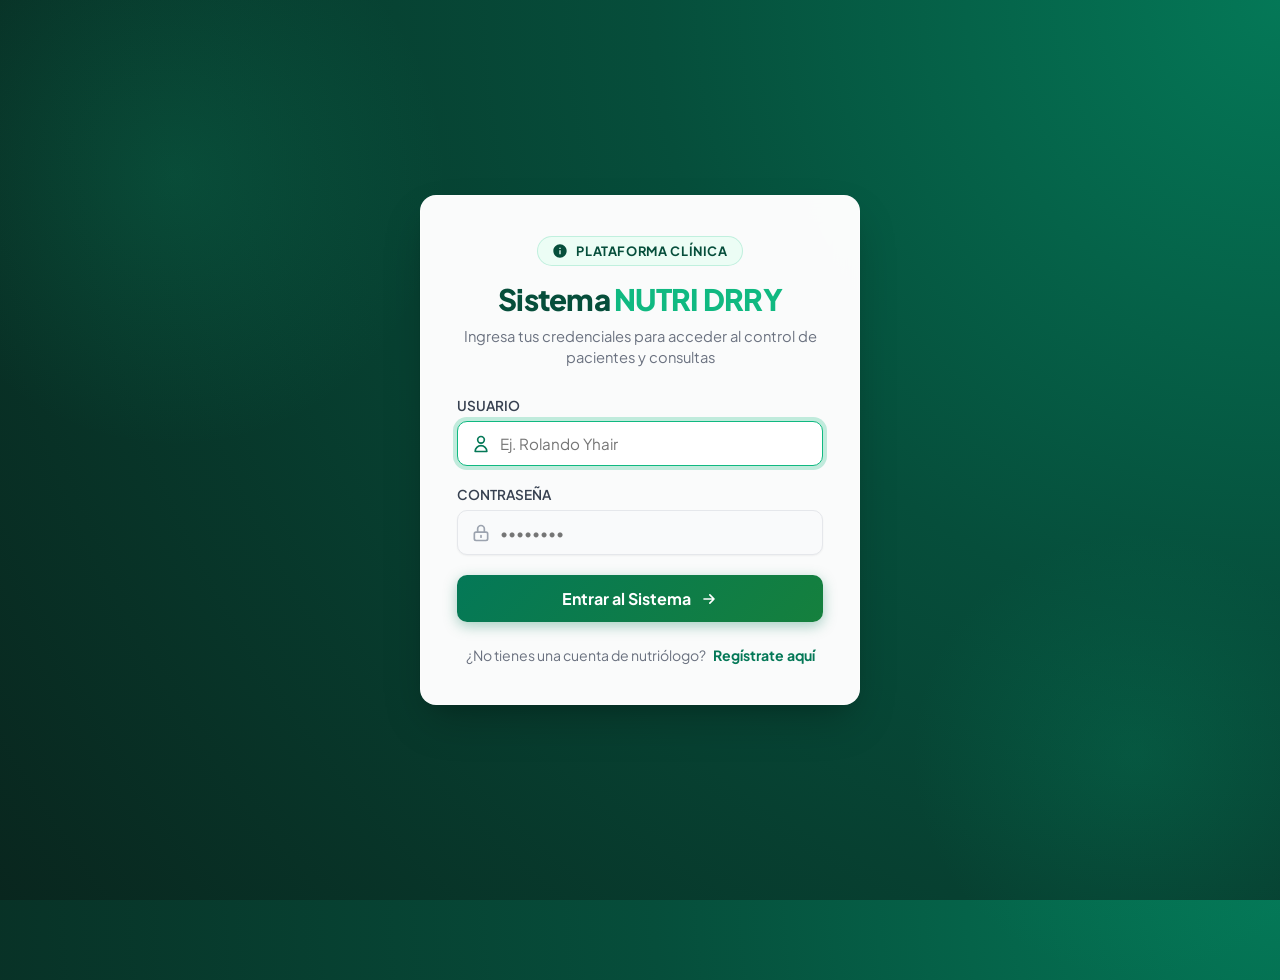
<file: index.html>
<!DOCTYPE html>
<html lang="es">
<head>
  <meta charset="UTF-8">
  <meta name="viewport" content="width=device-width, initial-scale=1.0">
  <title>Sistema NUTRI DRRY - Inicio de Sesión</title>
  <meta name="description" content="Acceso al panel clínico y control nutricional de Sistema NUTRI DRRY">
  <link rel="stylesheet" href="css/auth.css">
</head>
<body>
  <div class="auth-container">
    <div class="auth-header">
      <div class="auth-badge">
        <svg viewBox="0 0 24 24">
          <path d="M12 2C6.48 2 2 6.48 2 12s4.48 10 10 10 10-4.48 10-10S17.52 2 12 2zm1 15h-2v-6h2v6zm0-8h-2V7h2v2z"/>
        </svg>
        Plataforma Clínica
      </div>
      <h1 class="auth-title">Sistema <span>NUTRI DRRY</span></h1>
      <p class="auth-subtitle">Ingresa tus credenciales para acceder al control de pacientes y consultas</p>
    </div>

    <!-- Alertas de estado -->
    <div id="alertBox" class="alert-box"></div>

    <form id="loginForm" autocomplete="off">
      <div class="form-group">
        <label for="username" class="form-label">USUARIO</label>
        <div class="input-wrapper">
          <svg class="input-icon" fill="none" stroke="currentColor" viewBox="0 0 24 24" stroke-width="2">
            <path stroke-linecap="round" stroke-linejoin="round" d="M16 7a4 4 0 11-8 0 4 4 0 018 0zM12 14a7 7 0 00-7 7h14a7 7 0 00-7-7z" />
          </svg>
          <input 
            type="text" 
            id="username" 
            class="form-input" 
            placeholder="Ej. Rolando Yhair" 
            required
            autofocus
          >
        </div>
      </div>

      <div class="form-group">
        <label for="password" class="form-label">CONTRASEÑA</label>
        <div class="input-wrapper">
          <svg class="input-icon" fill="none" stroke="currentColor" viewBox="0 0 24 24" stroke-width="2">
            <path stroke-linecap="round" stroke-linejoin="round" d="M12 15v2m-6 4h12a2 2 0 002-2v-6a2 2 0 00-2-2H6a2 2 0 00-2 2v6a2 2 0 002 2zm10-10V7a4 4 0 00-8 0v4h8z" />
          </svg>
          <input 
            type="password" 
            id="password" 
            class="form-input" 
            placeholder="••••••••" 
            required
          >
        </div>
      </div>

      <button type="submit" id="btnLogin" class="btn-submit">
        <span>Entrar al Sistema</span>
        <svg width="20" height="20" fill="none" stroke="currentColor" viewBox="0 0 24 24" stroke-width="2">
          <path stroke-linecap="round" stroke-linejoin="round" d="M13 7l5 5m0 0l-5 5m5-5H6" />
        </svg>
      </button>
    </form>

    <div class="auth-footer">
      ¿No tienes una cuenta de nutriólogo? 
      <a href="registro.html" class="auth-link">Regístrate aquí</a>
    </div>
  </div>

  <script src="js/auth.js"></script>
</body>
</html>
</file>
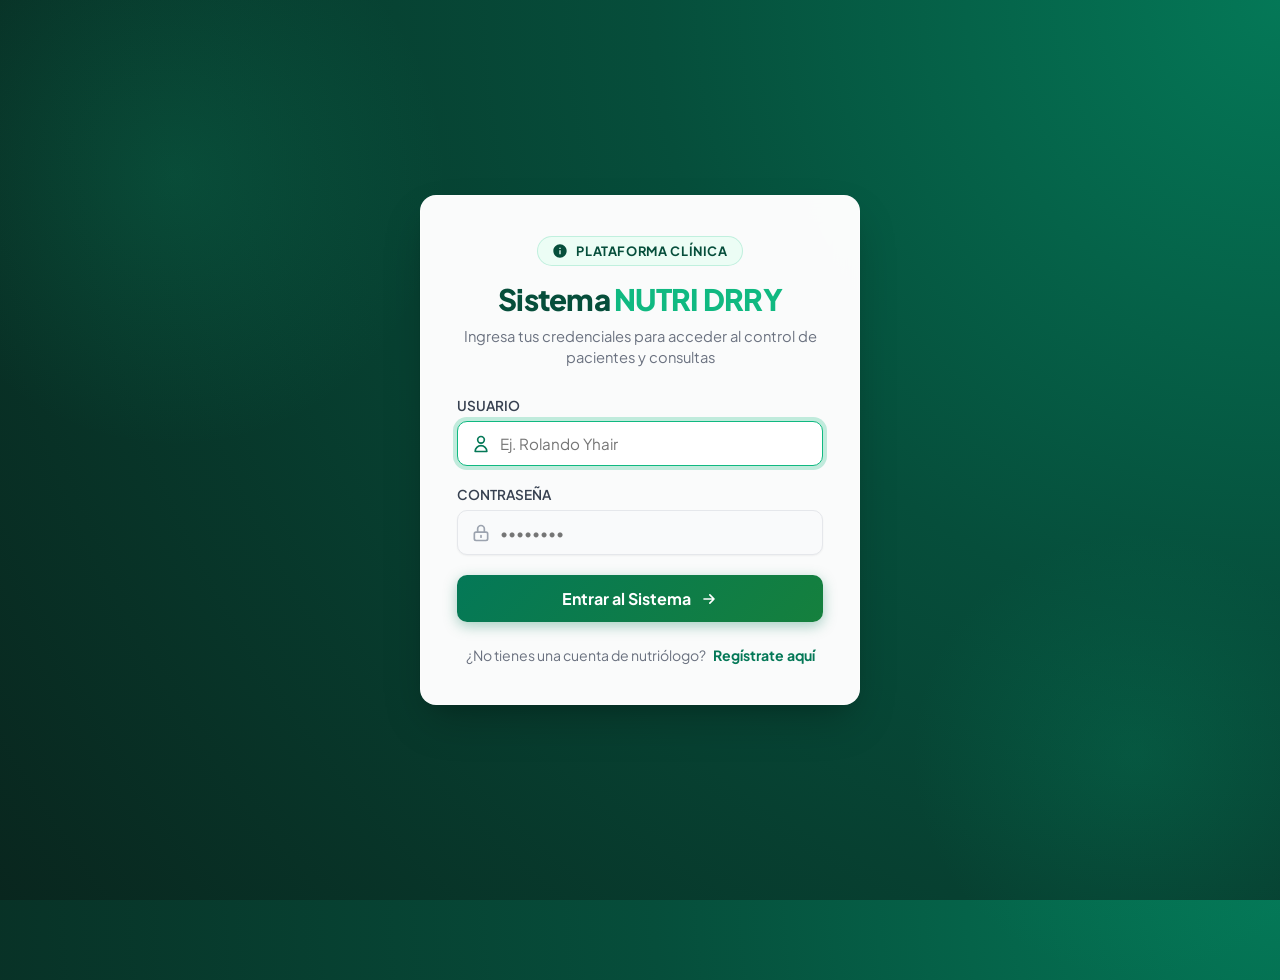
<file: panel.html>
<!DOCTYPE html>
<html lang="es">

<head>
  <meta charset="UTF-8">
  <meta name="viewport" content="width=device-width, initial-scale=1.0">
  <title>Sistema NUTRI DRRY - Panel Clínico</title>
  <meta name="description"
    content="Panel de administración clínica, cálculo de IMC dinámico, gestión de pacientes y consultas nutricionales">
  <link rel="stylesheet" href="css/panel.css">
  <script>
    // Bloqueo inmediato al intentar acceder al panel sin login
    (function () {
      var session = localStorage.getItem('nutrix_current_user') || sessionStorage.getItem('nutrix_current_user');
      if (!session) {
        window.location.replace('index.html');
      }
    })();
  </script>
</head>

<body>

  <!-- Barra Superior de Navegación -->
  <header class="navbar">
    <div class="brand-section">
      <h1 class="brand-name">Sistema <span>NUTRI DRRY</span></h1>
    </div>

    <div class="user-nav-controls">
      <!-- Indicador personalizado de la sesión -->
      <div class="session-badge">
        <span>Sesión:</span>
        <span id="sessionUserName" class="session-user-name">CARGANDO...</span>
      </div>

      <!-- Botón utilitario para reiniciar o borrar datos -->
      <button type="button" id="btnClearAll" class="btn-danger-nav" title="Restablecer datos">
        <svg width="15" height="15" fill="currentColor" viewBox="0 0 20 20">
          <path fill-rule="evenodd"
            d="M9 2a1 1 0 00-.894.553L7.382 4H4a1 1 0 000 2v10a2 2 0 002 2h8a2 2 0 002-2V6a1 1 0 100-2h-3.382l-.724-1.447A1 1 0 0011 2H9zM7 8a1 1 0 012 0v6a1 1 0 11-2 0V8zm5-1a1 1 0 00-1 1v6a1 1 0 102 0V8a1 1 0 00-1-1z"
            clip-rule="evenodd" />
        </svg>
        Borrar todos los datos
      </button>

      <!-- Botón de Cerrar Sesión -->
      <button type="button" id="btnLogout" class="btn-logout" title="Cerrar sesión y salir">
        <svg width="15" height="15" fill="none" stroke="currentColor" viewBox="0 0 24 24" stroke-width="2">
          <path stroke-linecap="round" stroke-linejoin="round"
            d="M17 16l4-4m0 0l-4-4m4 4H7m6 4v1a3 3 0 01-3 3H6a3 3 0 01-3-3V7a3 3 0 013-3h4a3 3 0 013 3v1" />
        </svg>
        Cerrar sesión
      </button>
    </div>
  </header>

  <!-- Contenedor Principal del Panel -->
  <main class="main-wrapper">
    <div class="dashboard-grid">

      <!-- COLUMNA IZQUIERDA: REGISTRAR PACIENTE -->
      <section class="clinic-card">
        <div class="card-header-clean">
          <h2 class="card-title-serif">Registrar Paciente</h2>
        </div>
        <div class="card-body">
          <form id="formRegisterPatient" autocomplete="off">
            <div class="field-group">
              <label for="patientName" class="field-label">NOMBRE COMPLETO</label>
              <input type="text" id="patientName" class="field-input" placeholder="Ej. Rolando Yhair" required>
            </div>

            <div class="form-row-2">
              <div class="field-group">
                <label for="patientAge" class="field-label">EDAD</label>
                <input type="number" id="patientAge" class="field-input" placeholder="52" min="1" max="120" required>
              </div>

              <div class="field-group">
                <label for="patientGender" class="field-label">SEXO</label>
                <select id="patientGender" class="field-select" required>
                  <option value="Masculino">Masculino</option>
                  <option value="Femenino">Femenino</option>
                  <option value="Otro">Otro</option>
                </select>
              </div>
            </div>

            <div class="form-row-2">
              <div class="field-group">
                <label for="patientWeight" class="field-label">PESO (KG)</label>
                <input type="number" id="patientWeight" class="field-input" placeholder="70" step="0.1" min="5"
                  max="300" required>
              </div>

              <div class="field-group">
                <label for="patientHeight" class="field-label">ALTURA (M)</label>
                <input type="number" id="patientHeight" class="field-input" placeholder="1.65" step="0.01" min="0.5"
                  max="2.50" required>
              </div>
            </div>

            <!-- Recuadro donde aparece el cálculo dinámico del IMC y su estado -->
            <div class="imc-result-box" id="imcResultContainer">
              <div>
                <span class="imc-display-label">IMC calculado:</span>
                <span id="calculatedIMCNumber" class="imc-display-number">--</span>
              </div>
              <span id="calculatedIMCBadge" class="imc-badge-status sin-calcular">SIN CALCULAR</span>
            </div>

            <button type="submit" id="btnSavePatient" class="btn-action-primary">
              <svg width="18" height="18" fill="none" stroke="currentColor" viewBox="0 0 24 24" stroke-width="2">
                <path stroke-linecap="round" stroke-linejoin="round" d="M12 4.5v15m7.5-7.5h-15" />
              </svg>
              Guardar Paciente
            </button>
          </form>
        </div>
      </section>

      <!-- COLUMNA DERECHA: NUEVA CONSULTA E HISTORIAL -->
      <div class="right-column-stack">

        <!-- VENTANA : INFORMACIÓN PACIENTE / NUEVA CONSULTA -->
        <section class="clinic-card">
          <div class="card-header-clean">
            <h2 class="card-title-serif">Nueva Consulta</h2>
          </div>
          <div class="card-body">
            <form id="formNewConsultation" autocomplete="off">
              <div class="field-group">
                <label for="consultationPatientSelect" class="field-label">PACIENTE</label>
                <select id="consultationPatientSelect" class="field-select" required>
                  <option value="">-- Selecciona un paciente --</option>
                </select>
              </div>

              <!-- Resumen clínico -->
              <div id="selectedPatientSummary" class="patient-info-pills">
                <span style="font-size:0.85rem; color:#94a3b8; font-style:italic;">
                  Selecciona un paciente para ver sus datos clínicos
                </span>
              </div>

              <div class="form-row-2">
                <div class="field-group">
                  <label for="consultationDate" class="field-label">FECHA</label>
                  <input type="date" id="consultationDate" class="field-input" required>
                </div>

                <div class="field-group">
                  <label for="consultationTime" class="field-label">HORA</label>
                  <input type="time" id="consultationTime" class="field-input" required>
                </div>
              </div>

              <div class="field-group">
                <label for="consultationEvolution" class="field-label">EVOLUCIÓN DEL PACIENTE</label>
                <textarea id="consultationEvolution" class="field-textarea"
                  placeholder="Describe los cambios observados desde la última consulta..."></textarea>
              </div>

              <div class="field-group">
                <label for="consultationPlan" class="field-label">PLAN DE ALIMENTACIÓN</label>
                <textarea id="consultationPlan" class="field-textarea"
                  placeholder="Describe el plan nutricional para este período..."></textarea>
              </div>

              <button type="submit" id="btnSaveConsultation" class="btn-action-primary">
                <svg width="18" height="18" fill="none" stroke="currentColor" viewBox="0 0 24 24" stroke-width="2">
                  <path stroke-linecap="round" stroke-linejoin="round"
                    d="M9 12.75L11.25 15 15 9.75M21 12a9 9 0 11-18 0 9 9 0 0118 0z" />
                </svg>
                Guardar Consulta
              </button>
            </form>
          </div>
        </section>

        <!-- VENTANA : HISTORIAL DE CONSULTAS -->
        <section class="clinic-card">
          <div class="card-header-clean" style="display:flex; justify-content:space-between; align-items:center;">
            <h2 class="card-title-serif">Historial de Consultas</h2>
            <span id="historyCount" class="history-count">Total: 0 registro(s)</span>
          </div>
          <div class="card-body">
            <div class="history-controls">
              <label for="historyFilterSelect" style="font-size:0.85rem; font-weight:600; color:#64748b;">
                Filtrar por paciente:
              </label>
              <select id="historyFilterSelect" class="history-filter-select">
                <option value="all">Todos los pacientes</option>
              </select>
            </div>

            <!-- Lista interactiva de consultas -->
            <div id="consultationHistoryList" class="history-list">
            </div>
          </div>
        </section>

      </div>

    </div>
  </main>
  <div id="toastContainer" class="toast-container"></div>

  <script src="js/panel.js"></script>
</body>

</html>
</file>
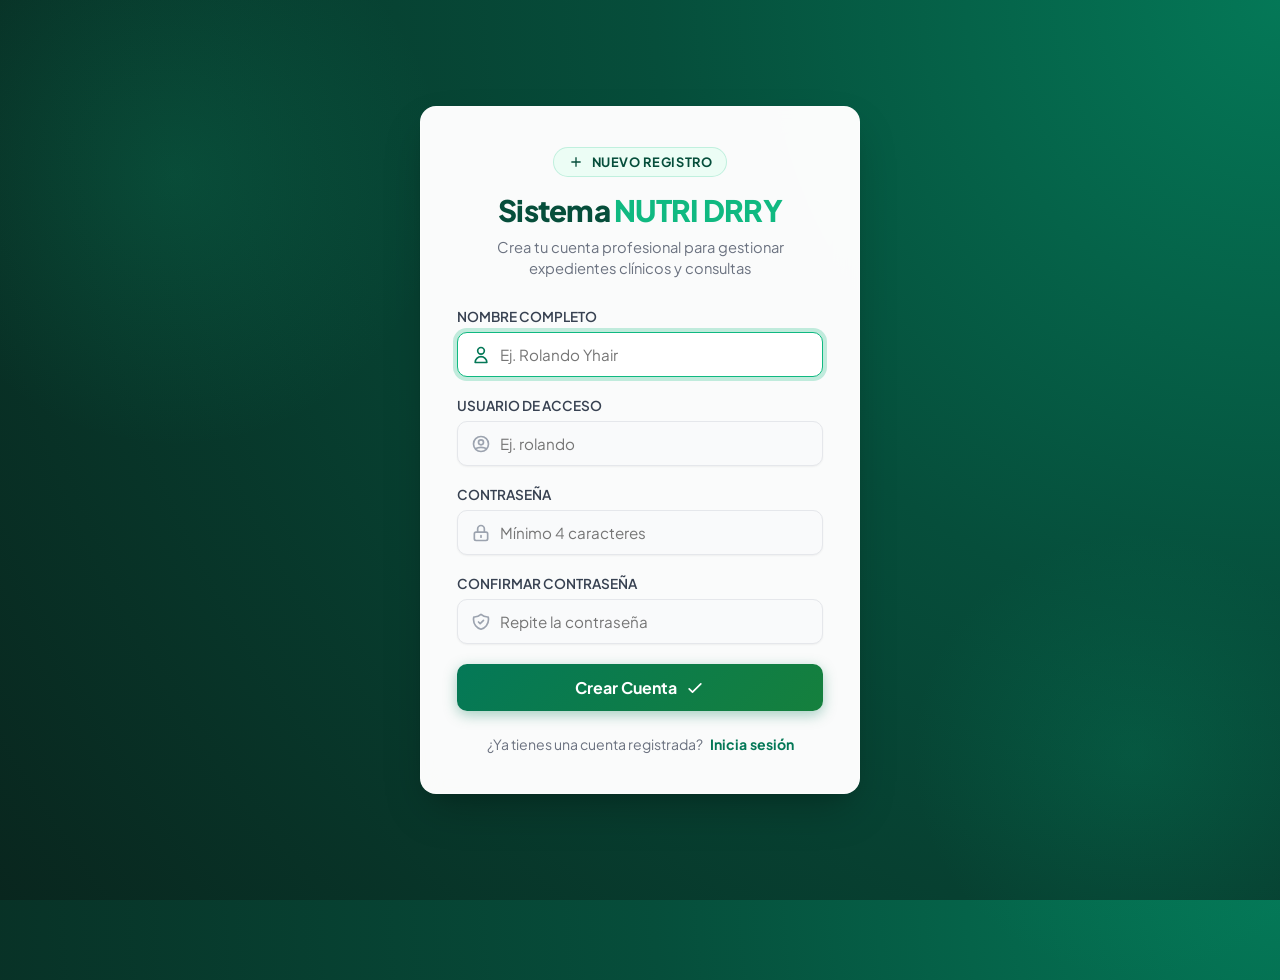
<file: registro.html>
<!DOCTYPE html>
<html lang="es">
<head>
  <meta charset="UTF-8">
  <meta name="viewport" content="width=device-width, initial-scale=1.0">
  <title>Sistema NUTRI DRRY - Registro de Nutriólogo</title>
  <meta name="description" content="Registro de nueva cuenta profesional en Sistema NUTRI DRRY">
  <link rel="stylesheet" href="css/auth.css">
</head>
<body>
  <div class="auth-container">
    <div class="auth-header">
      <div class="auth-badge">
        <svg viewBox="0 0 24 24">
          <path d="M19 13h-6v6h-2v-6H5v-2h6V5h2v6h6v2z"/>
        </svg>
        Nuevo Registro
      </div>
      <h1 class="auth-title">Sistema <span>NUTRI DRRY</span></h1>
      <p class="auth-subtitle">Crea tu cuenta profesional para gestionar expedientes clínicos y consultas</p>
    </div>

    <!-- Alertas de estado -->
    <div id="alertBox" class="alert-box"></div>

    <form id="registerForm" autocomplete="off">
      <div class="form-group">
        <label for="fullName" class="form-label">NOMBRE COMPLETO</label>
        <div class="input-wrapper">
          <svg class="input-icon" fill="none" stroke="currentColor" viewBox="0 0 24 24" stroke-width="2">
            <path stroke-linecap="round" stroke-linejoin="round" d="M16 7a4 4 0 11-8 0 4 4 0 018 0zM12 14a7 7 0 00-7 7h14a7 7 0 00-7-7z" />
          </svg>
          <input 
            type="text" 
            id="fullName" 
            class="form-input" 
            placeholder="Ej. Rolando Yhair" 
            required
            autofocus
          >
        </div>
      </div>

      <div class="form-group">
        <label for="username" class="form-label">USUARIO DE ACCESO</label>
        <div class="input-wrapper">
          <svg class="input-icon" fill="none" stroke="currentColor" viewBox="0 0 24 24" stroke-width="2">
            <path stroke-linecap="round" stroke-linejoin="round" d="M5.121 17.804A13.937 13.937 0 0112 16c2.5 0 4.847.655 6.879 1.804M15 10a3 3 0 11-6 0 3 3 0 016 0zm6 2a9 9 0 11-18 0 9 9 0 0118 0z" />
          </svg>
          <input 
            type="text" 
            id="username" 
            class="form-input" 
            placeholder="Ej. rolando" 
            required
          >
        </div>
      </div>

      <div class="form-group">
        <label for="password" class="form-label">CONTRASEÑA</label>
        <div class="input-wrapper">
          <svg class="input-icon" fill="none" stroke="currentColor" viewBox="0 0 24 24" stroke-width="2">
            <path stroke-linecap="round" stroke-linejoin="round" d="M12 15v2m-6 4h12a2 2 0 002-2v-6a2 2 0 00-2-2H6a2 2 0 00-2 2v6a2 2 0 002 2zm10-10V7a4 4 0 00-8 0v4h8z" />
          </svg>
          <input 
            type="password" 
            id="password" 
            class="form-input" 
            placeholder="Mínimo 4 caracteres" 
            required
          >
        </div>
      </div>

      <div class="form-group">
        <label for="confirmPassword" class="form-label">CONFIRMAR CONTRASEÑA</label>
        <div class="input-wrapper">
          <svg class="input-icon" fill="none" stroke="currentColor" viewBox="0 0 24 24" stroke-width="2">
            <path stroke-linecap="round" stroke-linejoin="round" d="M9 12l2 2 4-4m5.618-4.016A11.955 11.955 0 0112 2.944a11.955 11.955 0 01-8.618 3.04A12.02 12.02 0 003 9c0 5.591 3.824 10.29 9 11.622 5.176-1.332 9-6.03 9-11.622 0-1.042-.133-2.052-.382-3.016z" />
          </svg>
          <input 
            type="password" 
            id="confirmPassword" 
            class="form-input" 
            placeholder="Repite la contraseña" 
            required
          >
        </div>
      </div>

      <button type="submit" id="btnRegister" class="btn-submit">
        <span>Crear Cuenta</span>
        <svg width="20" height="20" fill="none" stroke="currentColor" viewBox="0 0 24 24" stroke-width="2">
          <path stroke-linecap="round" stroke-linejoin="round" d="M5 13l4 4L19 7" />
        </svg>
      </button>
    </form>

    <div class="auth-footer">
      ¿Ya tienes una cuenta registrada? 
      <a href="index.html" class="auth-link">Inicia sesión</a>
    </div>
  </div>

  <script src="js/auth.js"></script>
</body>
</html>
</file>
<file: css/auth.css>
@import url('https://fonts.googleapis.com/css2?family=Plus+Jakarta+Sans:wght@300;400;500;600;700;800&display=swap');


:root {
  --primary-dark: #064e3b;
  --primary: #047857;
  --primary-light: #10b981;
  --primary-bg: #ecfdf5;
  --accent: #15803d;
  --accent-hover: #166534;
  --text-main: #1f2937;
  --text-muted: #6b7280;
  --bg-gradient-start: #064e3b;
  --bg-gradient-end: #0f172a;
  --card-bg: rgba(255, 255, 255, 0.98);
  --border-color: #e5e7eb;
  --focus-ring: rgba(16, 185, 129, 0.25);
  --danger: #dc2626;
  --radius-lg: 16px;
  --radius-md: 10px;
  --shadow-card: 0 20px 45px -10px rgba(0, 0, 0, 0.25), 0 10px 20px -10px rgba(0, 0, 0, 0.15);
  --shadow-input: 0 1px 2px 0 rgba(0, 0, 0, 0.05);
}


* {
  box-sizing: border-box;
  margin: 0;
  padding: 0;
  font-family: 'Plus Jakarta Sans', system-ui, -apple-system, sans-serif;
}


body {
  min-height: 100vh;
  display: flex;
  align-items: center;
  justify-content: center;
  background: radial-gradient(circle at top right, #047857 0%, #064e3b 40%, #09261e 100%);
  padding: 20px;
  color: var(--text-main);
  position: relative;
  overflow-x: hidden;
}

/* Fondo decorativo */
body::before {
  content: "";
  position: absolute;
  width: 550px;
  height: 550px;
  background: radial-gradient(circle, rgba(16, 185, 129, 0.15) 0%, rgba(255, 255, 255, 0) 70%);
  top: -100px;
  left: -100px;
  border-radius: 50%;
  pointer-events: none;
}

body::after {
  content: "";
  position: absolute;
  width: 450px;
  height: 450px;
  background: radial-gradient(circle, rgba(5, 150, 105, 0.2) 0%, rgba(255, 255, 255, 0) 70%);
  bottom: -80px;
  right: -80px;
  border-radius: 50%;
  pointer-events: none;
}

/* Tarjeta principal */
.auth-container {
  width: 100%;
  max-width: 440px;
  background: var(--card-bg);
  backdrop-filter: blur(12px);
  border-radius: var(--radius-lg);
  box-shadow: var(--shadow-card);
  border: 1px solid rgba(255, 255, 255, 0.3);
  padding: 40px 36px;
  position: relative;
  z-index: 10;
  animation: fadeInDown 0.6s cubic-bezier(0.16, 1, 0.3, 1);
}

@keyframes fadeInDown {
  from {
    opacity: 0;
    transform: translateY(-20px) scale(0.98);
  }

  to {
    opacity: 1;
    transform: translateY(0) scale(1);
  }
}

/* Cabecera del formulario */
.auth-header {
  text-align: center;
  margin-bottom: 30px;
}

.auth-badge {
  display: inline-flex;
  align-items: center;
  gap: 8px;
  background: var(--primary-bg);
  color: var(--primary-dark);
  padding: 6px 14px;
  border-radius: 9999px;
  font-size: 0.8rem;
  font-weight: 700;
  text-transform: uppercase;
  letter-spacing: 0.05em;
  margin-bottom: 14px;
  border: 1px solid rgba(16, 185, 129, 0.2);
}

.auth-badge svg {
  width: 16px;
  height: 16px;
  fill: currentColor;
}

.auth-title {
  font-size: 1.85rem;
  font-weight: 800;
  color: var(--primary-dark);
  letter-spacing: -0.025em;
  margin-bottom: 8px;
}

.auth-title span {
  color: var(--primary-light);
}

.auth-subtitle {
  font-size: 0.92rem;
  color: var(--text-muted);
  line-height: 1.4;
}

/* Campos de formulario */
.form-group {
  margin-bottom: 20px;
}

.form-label {
  display: block;
  font-size: 0.85rem;
  font-weight: 600;
  color: #374151;
  margin-bottom: 7px;
}

.input-wrapper {
  position: relative;
  display: flex;
  align-items: center;
}

.input-icon {
  position: absolute;
  left: 14px;
  width: 20px;
  height: 20px;
  color: #9ca3af;
  pointer-events: none;
  transition: color 0.2s;
}

.form-input {
  width: 100%;
  padding: 12px 14px 12px 42px;
  font-size: 0.95rem;
  color: var(--text-main);
  background-color: #f9fafb;
  border: 1.5px solid var(--border-color);
  border-radius: var(--radius-md);
  outline: none;
  box-shadow: var(--shadow-input);
  transition: all 0.25s ease;
}

.form-input:focus {
  background-color: #ffffff;
  border-color: var(--primary-light);
  box-shadow: 0 0 0 4px var(--focus-ring);
}

.form-input:focus+.input-icon,
.input-wrapper:focus-within .input-icon {
  color: var(--primary);
}

/* Mensajes de alerta */
.alert-box {
  padding: 12px 16px;
  border-radius: var(--radius-md);
  font-size: 0.875rem;
  font-weight: 500;
  margin-bottom: 20px;
  display: none;
  animation: fadeIn 0.3s ease;
}

.alert-box.error {
  display: block;
  background-color: #fef2f2;
  border: 1px solid #fecaca;
  color: #b91c1c;
}

.alert-box.success {
  display: block;
  background-color: #f0fdf4;
  border: 1px solid #bbf7d0;
  color: #15803d;
}

@keyframes fadeIn {
  from {
    opacity: 0;
    transform: translateY(-6px);
  }

  to {
    opacity: 1;
    transform: translateY(0);
  }
}

/* Botón principal */
.btn-submit {
  width: 100%;
  padding: 13px 20px;
  font-size: 1rem;
  font-weight: 700;
  color: #ffffff;
  background: linear-gradient(135deg, var(--primary) 0%, var(--accent) 100%);
  border: none;
  border-radius: var(--radius-md);
  cursor: pointer;
  box-shadow: 0 4px 14px rgba(4, 120, 87, 0.35);
  transition: all 0.2s ease;
  display: flex;
  align-items: center;
  justify-content: center;
  gap: 8px;
}

.btn-submit:hover {
  background: linear-gradient(135deg, var(--primary-dark) 0%, var(--accent-hover) 100%);
  transform: translateY(-1px);
  box-shadow: 0 6px 18px rgba(4, 120, 87, 0.45);
}

.btn-submit:active {
  transform: translateY(1px);
}

/* Enlaces y pie */
.auth-footer {
  margin-top: 24px;
  text-align: center;
  font-size: 0.88rem;
  color: var(--text-muted);
}

.auth-link {
  color: var(--primary);
  font-weight: 700;
  text-decoration: none;
  margin-left: 5px;
  transition: color 0.2s;
}

.auth-link:hover {
  color: var(--primary-dark);
  text-decoration: underline;
}

.demo-credentials {
  margin-top: 20px;
  padding: 12px;
  background-color: #f8fafc;
  border: 1px dashed #cbd5e1;
  border-radius: var(--radius-md);
  font-size: 0.82rem;
  color: #475569;
  text-align: center;
}

.demo-credentials strong {
  color: var(--primary-dark);
}
</file>
<file: css/panel.css>
@import url('https://fonts.googleapis.com/css2?family=Plus+Jakarta+Sans:wght@300;400;500;600;700;800&family=Playfair+Display:wght@600;700&display=swap');


:root {
  --nav-bg: #09372c;
  --nav-border: #042920;
  --primary: #0f5132;
  --primary-hover: #0a3d24;
  --primary-light: #10b981;
  --primary-subtle: #d1fae5;
  --bg-page: #f4f6f8;
  --card-bg: #ffffff;
  --border-color: #e2e8f0;
  --border-focus: #10b981;
  --text-main: #1e293b;
  --text-muted: #64748b;
  --text-light: #94a3b8;

  /* Estados de IMC */
  --imc-bajo: #0284c7;
  --imc-bajo-bg: #e0f2fe;
  --imc-normal: #15803d;
  --imc-normal-bg: #dcfce7;
  --imc-sobrepeso: #d97706;
  --imc-sobrepeso-bg: #fef3c7;
  --imc-obesidad: #dc2626;
  --imc-obesidad-bg: #fee2e2;

  --radius-lg: 14px;
  --radius-md: 8px;
  --radius-sm: 6px;
  --shadow-sm: 0 1px 3px rgba(0, 0, 0, 0.06);
  --shadow-card: 0 4px 18px -2px rgba(0, 0, 0, 0.05), 0 2px 6px -1px rgba(0, 0, 0, 0.02);
}

* {
  box-sizing: border-box;
  margin: 0;
  padding: 0;
  font-family: 'Plus Jakarta Sans', system-ui, -apple-system, sans-serif;
}

body {
  background-color: var(--bg-page);
  color: var(--text-main);
  min-height: 100vh;
  display: flex;
  flex-direction: column;
}

/* Barra de navegación */
.navbar {
  background-color: var(--nav-bg);
  border-bottom: 1px solid var(--nav-border);
  padding: 12px 28px;
  display: flex;
  align-items: center;
  justify-content: space-between;
  color: #ffffff;
  box-shadow: 0 4px 12px rgba(0, 0, 0, 0.15);
  position: sticky;
  top: 0;
  z-index: 100;
}

.brand-section {
  display: flex;
  align-items: center;
  gap: 12px;
}

.brand-icon {
  width: 38px;
  height: 38px;
  background: linear-gradient(135deg, #10b981 0%, #047857 100%);
  border-radius: 10px;
  display: flex;
  align-items: center;
  justify-content: center;
  color: #ffffff;
  font-size: 1.25rem;
  font-weight: 800;
  box-shadow: 0 2px 8px rgba(16, 185, 129, 0.4);
}

.brand-name {
  font-size: 1.28rem;
  font-weight: 800;
  letter-spacing: -0.01em;
  color: #ffffff;
}


.brand-name span {
  color: #34d399;
}

.user-nav-controls {
  display: flex;
  align-items: center;
  gap: 14px;
}


.session-badge {
  font-size: 0.88rem;
  font-weight: 600;
  color: #e2e8f0;
  background: rgba(255, 255, 255, 0.1);
  padding: 6px 14px;
  border-radius: 9999px;
  border: 1px solid rgba(255, 255, 255, 0.15);
  display: flex;
  align-items: center;
  gap: 6px;
}

.session-user-name {
  color: #6ee7b7;
  font-weight: 700;
  text-transform: uppercase;
}

.btn-danger-nav {
  background-color: #ef4444;
  color: #ffffff;
  border: none;
  font-size: 0.82rem;
  font-weight: 600;
  padding: 7px 14px;
  border-radius: var(--radius-md);
  cursor: pointer;
  display: flex;
  align-items: center;
  gap: 6px;
  transition: all 0.2s;
}

.btn-danger-nav:hover {
  background-color: #dc2626;
  transform: translateY(-1px);
}

.btn-logout {
  background-color: #16a34a;
  color: #ffffff;
  border: none;
  font-size: 0.82rem;
  font-weight: 600;
  padding: 7px 16px;
  border-radius: var(--radius-md);
  cursor: pointer;
  display: flex;
  align-items: center;
  gap: 6px;
  transition: all 0.2s;
}

.btn-logout:hover {
  background-color: #15803d;
  transform: translateY(-1px);
}

/* Contenedor principal */
.main-wrapper {
  max-width: 1400px;
  margin: 0 auto;
  padding: 24px;
  width: 100%;
  flex: 1;
}


.dashboard-grid {
  display: grid;
  grid-template-columns: 420px 1fr;
  gap: 24px;
  align-items: start;
}

@media (max-width: 1024px) {
  .dashboard-grid {
    grid-template-columns: 1fr;
  }
}

/* Tarjetas */
.clinic-card {
  background: var(--card-bg);
  border: 1px solid var(--border-color);
  border-radius: var(--radius-lg);
  box-shadow: var(--shadow-card);
  overflow: hidden;
  margin-bottom: 24px;
}

.card-header-clean {
  padding: 20px 24px 12px 24px;
  border-bottom: 1px solid #f1f5f9;
}

.card-title-serif {
  font-family: 'Playfair Display', Georgia, serif;
  font-size: 1.35rem;
  font-weight: 700;
  color: #1e293b;
  letter-spacing: -0.01em;
}

.card-body {
  padding: 24px;
}

/* Formularios y campos */
.form-row-2 {
  display: grid;
  grid-template-columns: 1fr 1fr;
  gap: 14px;
}

.field-group {
  margin-bottom: 18px;
}

.field-label {
  display: block;
  font-size: 0.76rem;
  font-weight: 700;
  color: #64748b;
  text-transform: uppercase;
  letter-spacing: 0.05em;
  margin-bottom: 6px;
}

.field-input,
.field-select,
.field-textarea {
  width: 100%;
  padding: 10px 14px;
  font-size: 0.95rem;
  color: var(--text-main);
  background-color: #f8fafc;
  border: 1.5px solid #cbd5e1;
  border-radius: var(--radius-md);
  outline: none;
  transition: all 0.2s ease;
}

.field-input:focus,
.field-select:focus,
.field-textarea:focus {
  background-color: #ffffff;
  border-color: var(--border-focus);
  box-shadow: 0 0 0 3px rgba(16, 185, 129, 0.2);
}

.field-textarea {
  resize: vertical;
  min-height: 85px;
  line-height: 1.5;
}

/* Calculo dinámico de IMC */
.imc-result-box {
  background: #f8fafc;
  border: 1.5px dashed #cbd5e1;
  border-radius: var(--radius-md);
  padding: 14px 16px;
  margin-top: 10px;
  margin-bottom: 22px;
  display: flex;
  align-items: center;
  justify-content: space-between;
  transition: all 0.3s ease;
}

.imc-display-label {
  font-size: 0.88rem;
  color: var(--text-muted);
  font-weight: 600;
}

.imc-display-number {
  font-size: 1.15rem;
  font-weight: 800;
  color: var(--text-main);
  margin-left: 6px;
}

.imc-badge-status {
  padding: 6px 14px;
  border-radius: 9999px;
  font-size: 0.82rem;
  font-weight: 800;
  text-transform: uppercase;
  letter-spacing: 0.04em;
  transition: all 0.3s ease;
  display: inline-flex;
  align-items: center;
  gap: 5px;
}

/* Estados de IMC dinámicos */
.imc-badge-status.sin-calcular {
  background-color: #f1f5f9;
  color: #64748b;
  border: 1px solid #cbd5e1;
}

.imc-badge-status.bajo {
  background-color: var(--imc-bajo-bg);
  color: var(--imc-bajo);
  border: 1px solid #bae6fd;
}

.imc-badge-status.normal {
  background-color: var(--imc-normal-bg);
  color: var(--imc-normal);
  border: 1px solid #bbf7d0;
}

.imc-badge-status.sobrepeso {
  background-color: var(--imc-sobrepeso-bg);
  color: var(--imc-sobrepeso);
  border: 1px solid #fde68a;
}

.imc-badge-status.obesidad {
  background-color: var(--imc-obesidad-bg);
  color: var(--imc-obesidad);
  border: 1px solid #fecaca;
}

/* Botones de acción principales */
.btn-action-primary {
  width: 100%;
  padding: 12px 20px;
  font-size: 0.98rem;
  font-weight: 700;
  color: #ffffff;
  background-color: #0f5132;
  border: none;
  border-radius: var(--radius-md);
  cursor: pointer;
  transition: all 0.2s ease;
  box-shadow: 0 4px 10px rgba(15, 81, 50, 0.25);
  display: flex;
  align-items: center;
  justify-content: center;
  gap: 8px;
}

.btn-action-primary:hover {
  background-color: #0c4128;
  transform: translateY(-1px);
  box-shadow: 0 6px 14px rgba(15, 81, 50, 0.35);
}

/* Sección de información paciente seleccionado */
.patient-info-pills {
  display: flex;
  flex-wrap: wrap;
  gap: 8px;
  margin-top: 10px;
  margin-bottom: 18px;
  animation: fadeIn 0.3s ease;
}

.info-pill {
  font-size: 0.8rem;
  font-weight: 600;
  padding: 5px 12px;
  border-radius: 9999px;
  background-color: #d1fae5;
  color: #065f46;
  border: 1px solid #a7f3d0;
  display: inline-flex;
  align-items: center;
  gap: 5px;
}

.info-pill.imc-pill {
  background-color: #ecfdf5;
  color: #047857;
  font-weight: 700;
}

/* Ventana historial de consultas */
.history-controls {
  display: flex;
  align-items: center;
  justify-content: space-between;
  margin-bottom: 16px;
  gap: 12px;
}

.history-filter-select {
  padding: 6px 12px;
  font-size: 0.85rem;
  border-radius: var(--radius-sm);
  border: 1px solid #cbd5e1;
  background-color: #ffffff;
}

.history-count {
  font-size: 0.85rem;
  color: var(--text-muted);
  font-weight: 600;
}

.history-list {
  display: flex;
  flex-direction: column;
  gap: 14px;
  max-height: 520px;
  overflow-y: auto;
  padding-right: 4px;
}

.history-empty-state {
  text-align: center;
  padding: 40px 20px;
  color: var(--text-muted);
}

.history-empty-state svg {
  width: 48px;
  height: 48px;
  margin-bottom: 12px;
  stroke: #94a3b8;
}


.history-item-card {
  background: #f8fafc;
  border: 1px solid #e2e8f0;
  border-radius: var(--radius-md);
  padding: 16px;
  transition: all 0.2s ease;
  position: relative;
}

.history-item-card:hover {
  border-color: #cbd5e1;
  background: #ffffff;
  box-shadow: 0 4px 12px rgba(0, 0, 0, 0.05);
}


.history-item-top {
  display: flex;
  align-items: center;
  justify-content: space-between;
  margin-bottom: 10px;
  padding-bottom: 8px;
  border-bottom: 1px dashed #e2e8f0;
}


.history-patient-name {
  font-size: 1rem;
  font-weight: 700;
  color: #0f5132;
  display: flex;
  align-items: center;
  gap: 6px;
}

.history-datetime {
  font-size: 0.82rem;
  color: var(--text-muted);
  display: flex;
  align-items: center;
  gap: 5px;
}




.history-details-grid {
  display: grid;
  grid-template-columns: 1fr 1fr;
  gap: 12px;
  margin-bottom: 10px;
}

@media (max-width: 640px) {
  .history-details-grid {
    grid-template-columns: 1fr;
  }
}



.history-detail-block {
  background: #ffffff;
  border: 1px solid #f1f5f9;
  border-radius: var(--radius-sm);
  padding: 10px 12px;
}


.history-detail-title {
  font-size: 0.72rem;
  font-weight: 700;
  text-transform: uppercase;
  letter-spacing: 0.05em;
  color: #64748b;
  margin-bottom: 4px;
}

.history-detail-text {
  font-size: 0.88rem;
  color: #334155;
  line-height: 1.4;
  white-space: pre-wrap;
}

.btn-delete-item {
  position: absolute;
  top: 14px;
  right: 14px;
  background: transparent;
  border: none;
  color: #ef4444;
  cursor: pointer;
  padding: 4px;
  border-radius: 4px;
  transition: all 0.2s;
  display: flex;
  align-items: center;
}

.btn-delete-item:hover {
  background-color: #fee2e2;
}

.toast-container {
  position: fixed;
  bottom: 24px;
  right: 24px;
  z-index: 9999;
  display: flex;
  flex-direction: column;
  gap: 10px;
  pointer-events: none;
}


.toast {
  pointer-events: auto;
  background: #ffffff;
  color: #1e293b;
  padding: 14px 20px;
  border-radius: var(--radius-md);
  box-shadow: 0 10px 25px rgba(0, 0, 0, 0.15);
  font-size: 0.9rem;
  font-weight: 600;
  display: flex;
  align-items: center;
  gap: 10px;
  border-left: 5px solid #10b981;
  animation: slideInToast 0.3s cubic-bezier(0.16, 1, 0.3, 1);
  max-width: 360px;
}

.toast.toast-error {
  border-left-color: #ef4444;
}

.toast.toast-warning {
  border-left-color: #f59e0b;
}

@keyframes slideInToast {
  from {
    transform: translateX(100%);
    opacity: 0;
  }

  to {
    transform: translateX(0);
    opacity: 1;
  }
}
</file>
